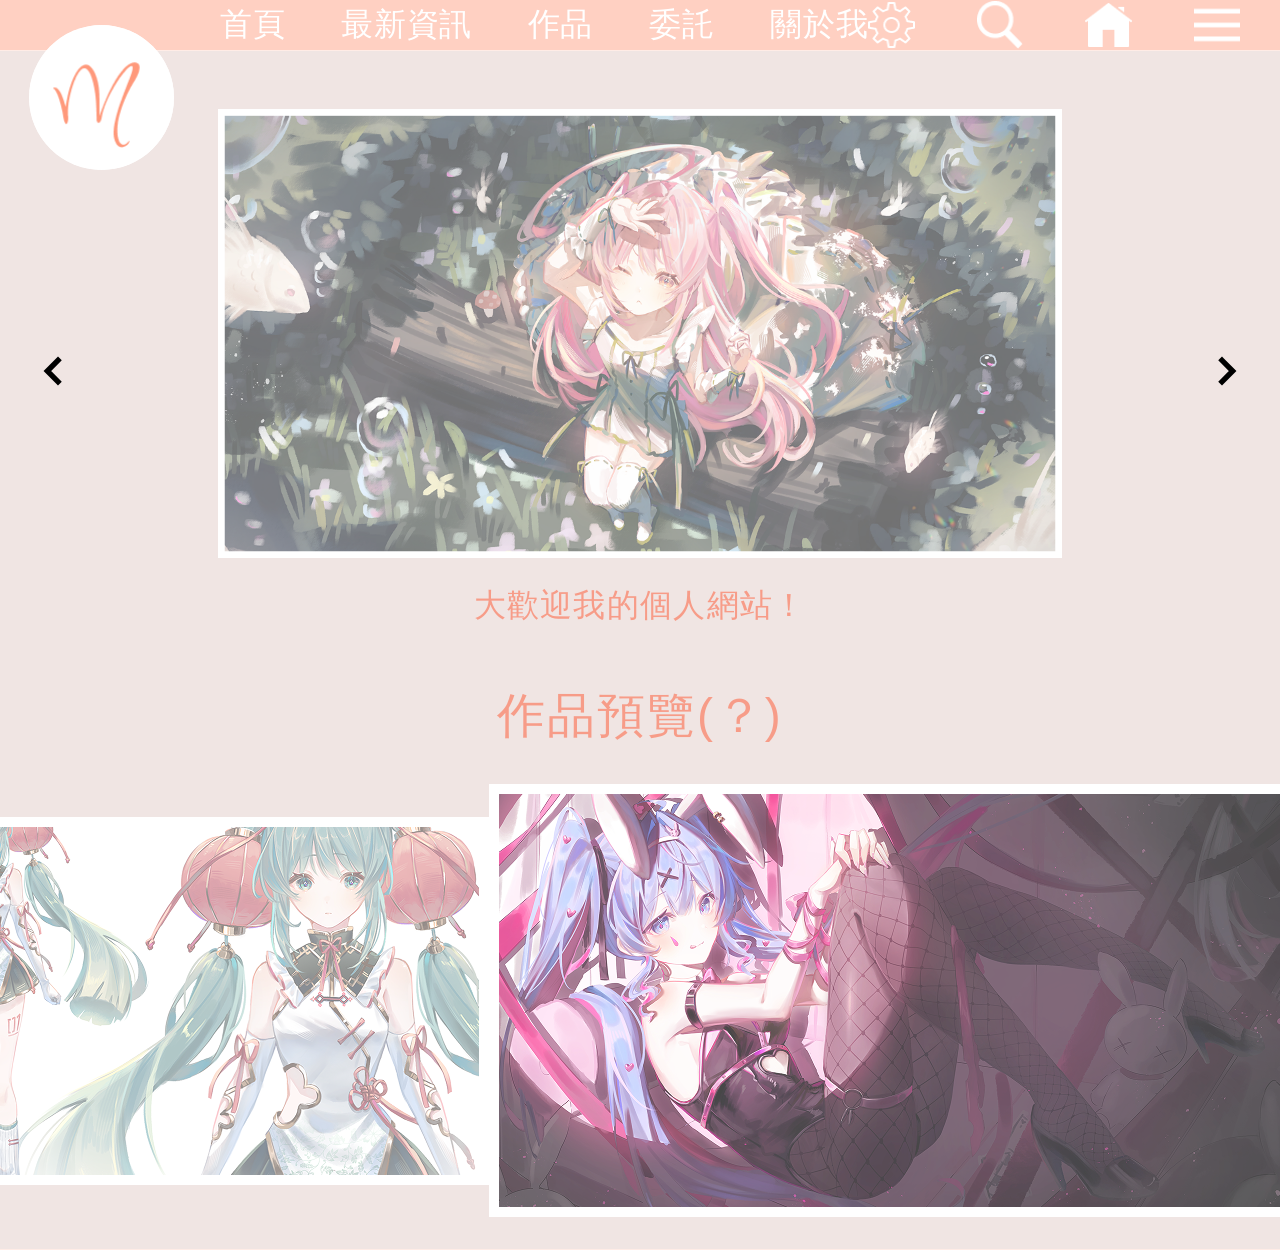
<file: index.html>
<!DOCTYPE html>
<html lang="zh-Hant">
<head>
  <meta charset="UTF-8">
  <meta name="viewport" content="width=device-width, initial-scale=1">
  <title>M 的個人網站</title>
  <link rel="stylesheet" href="style.css">
</head>
<body>

  <header class="site-header">
    <a class="logo" href="index.html" aria-label="回到首頁">
      <img src="img/logo.png" alt="M 標誌">
    </a>

    <nav class="main-nav" aria-label="主選單">
      <ul>
        <li><a href="index.html">首頁</a></li>
        <li><a href="news.html">最新資訊</a></li>
        <li><a href="works.html">作品</a></li>
        <li><a href="commission.html">委託</a></li>
        <li><a href="about.html">關於我</a></li>
      </ul>
    </nav>

    <ul class="tools">
      <li><a href="#" aria-label="設定"><img src="img/icon-settings.png" alt="設定"></a></li>
      <li><a href="#" aria-label="搜尋"><img src="img/icon-search.png" alt="搜尋"></a></li>
      <li><a href="index.html" aria-label="首頁"><img src="img/icon-home.png" alt="首頁"></a></li>
      <li><a href="#" aria-label="選單"><img src="img/icon-menu.png" alt="選單"></a></li>
    </ul>
  </header>

  <main>
    <div class="content home">

      <!-- 首頁橫幅 -->
      <section class="hero" aria-label="首頁橫幅">
        <button class="arrow arrow-prev" type="button" aria-label="上一張">
          <svg viewBox="0 0 24 24" aria-hidden="true"><path d="M15 4 7 12l8 8" /></svg>
        </button>

        <figure class="hero-frame">
          <img src="img/banner.png" alt="首頁橫幅插畫">
        </figure>
        <p class="hero-caption">大歡迎我的個人網站！</p>

        <button class="arrow arrow-next" type="button" aria-label="下一張">
          <svg viewBox="0 0 24 24" aria-hidden="true"><path d="m9 4 8 8-8 8" /></svg>
        </button>
      </section>
    </div>

    <!-- 作品預覽 -->
    <section class="works" aria-labelledby="works-title">
      <h2 id="works-title">作品預覽(？)</h2>
      <div class="works-track">
        <a class="work work-side" href="works.html"><img src="img/work-1.png" alt="作品 1"></a>
        <a class="work work-main" href="works.html"><img src="img/work-2.png" alt="作品 2"></a>
        <a class="work work-side" href="works.html"><img src="img/work-3.png" alt="作品 3"></a>
      </div>
    </section>
  </main>

  <footer class="site-footer">
  </footer>

</body>
</html>
</file>
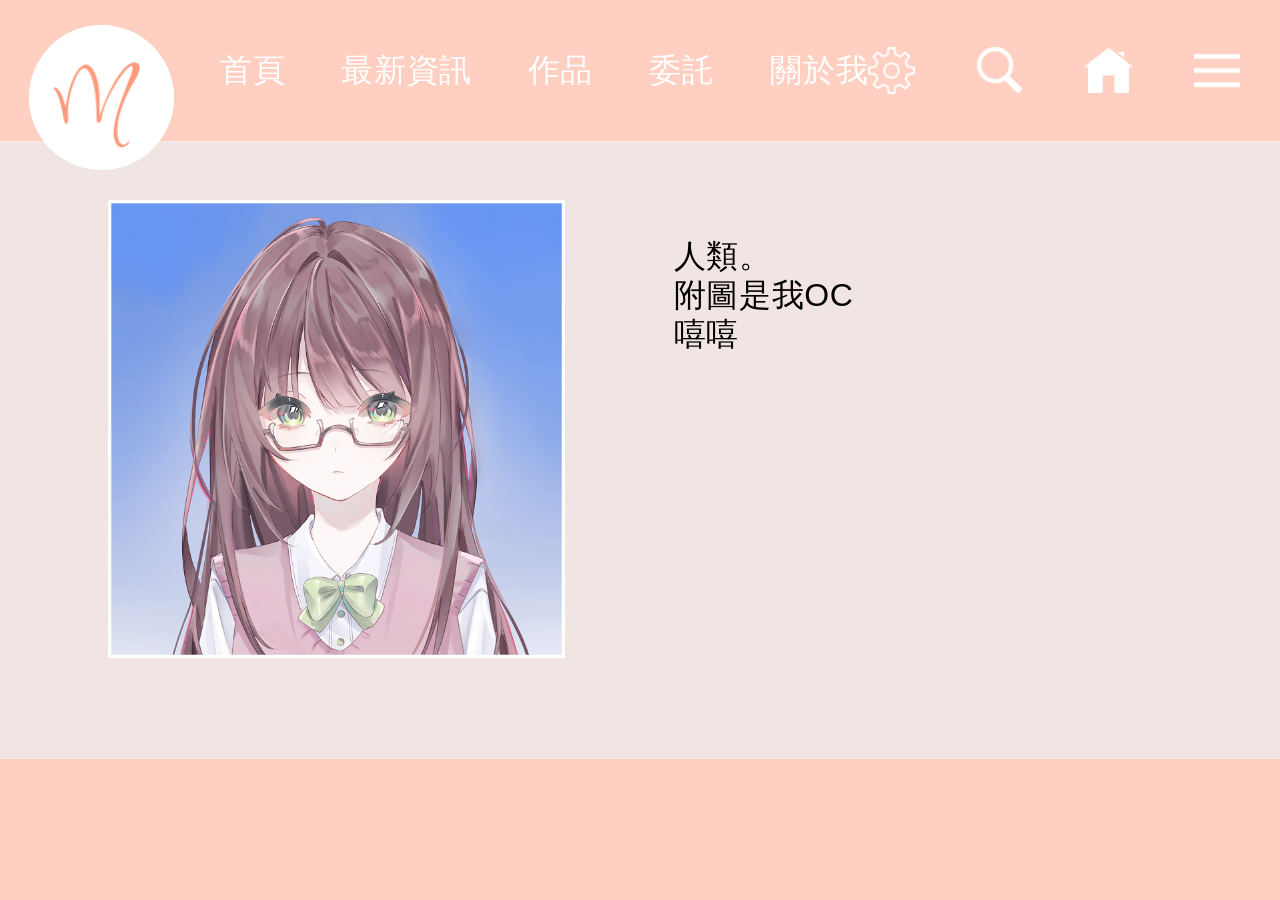
<file: about.html>
<!DOCTYPE html>
<html lang="zh-Hant">
<head>
  <meta charset="UTF-8">
  <meta name="viewport" content="width=device-width, initial-scale=1">
  <title>關於我｜M 的個人網站</title>
  <link rel="stylesheet" href="style.css">
</head>
<body>

  <header class="site-header">
    <a class="logo" href="index.html" aria-label="回到首頁">
      <img src="img/logo.png" alt="M 標誌">
    </a>

    <nav class="main-nav" aria-label="主選單">
      <ul>
        <li><a href="index.html">首頁</a></li>
        <li><a href="news.html">最新資訊</a></li>
        <li><a href="works.html">作品</a></li>
        <li><a href="commission.html">委託</a></li>
        <li><a href="about.html" aria-current="page">關於我</a></li>
      </ul>
    </nav>

    <ul class="tools">
      <li><a href="#" aria-label="設定"><img src="img/icon-settings.png" alt="設定"></a></li>
      <li><a href="#" aria-label="搜尋"><img src="img/icon-search.png" alt="搜尋"></a></li>
      <li><a href="index.html" aria-label="首頁"><img src="img/icon-home.png" alt="首頁"></a></li>
      <li><a href="#" aria-label="選單"><img src="img/icon-menu.png" alt="選單"></a></li>
    </ul>
  </header>

  <main class="page-about">
    <section class="about" aria-label="關於我">
      <figure class="about-photo">
        <img src="img/Frame_3__1_.png" alt="作者的原創角色 OC">
      </figure>

      <div class="about-text">
        <p>人類。<br>附圖是我OC<br>嘻嘻</p>
      </div>
    </section>
  </main>

  <footer class="site-footer">
  </footer>

</body>
</html>
</file>
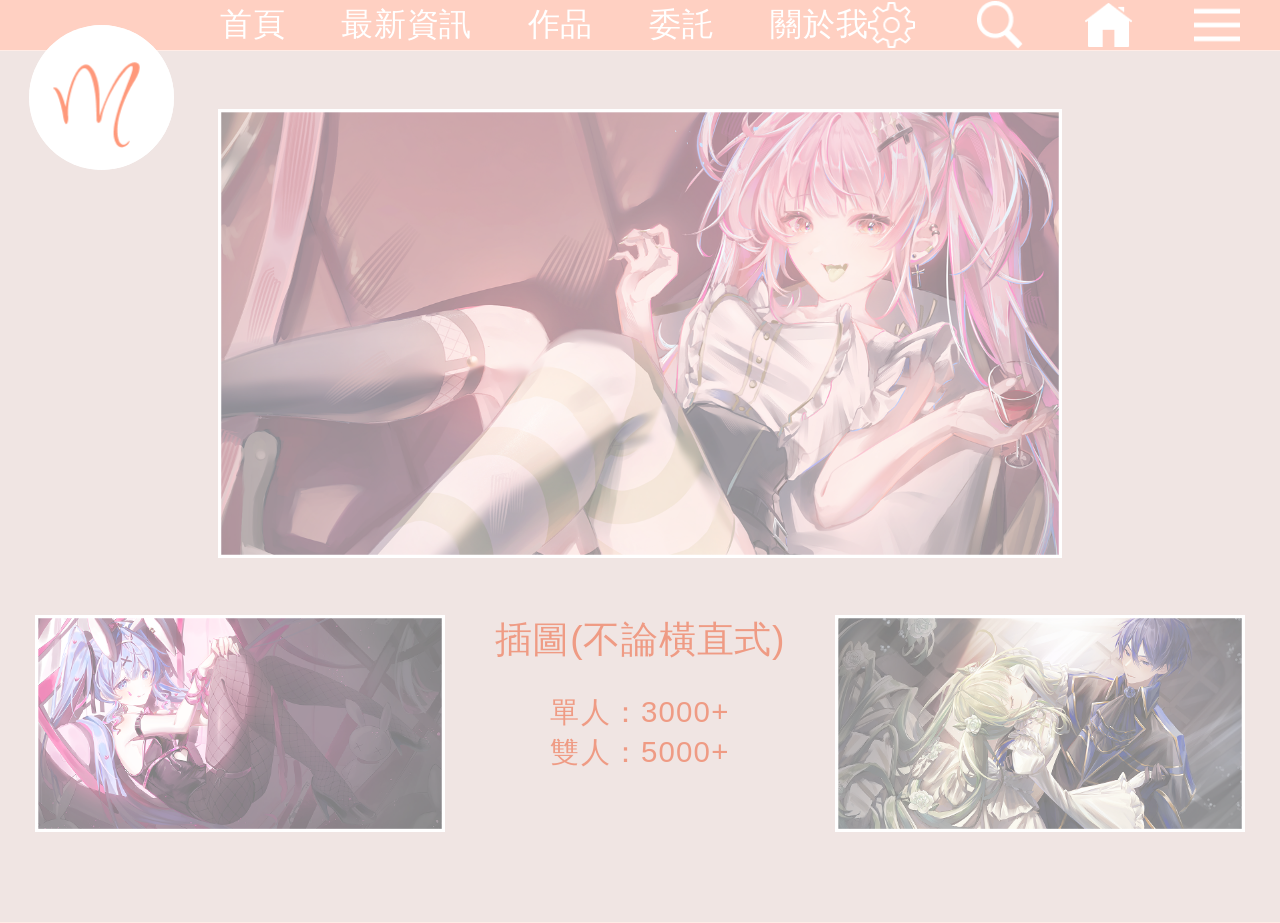
<file: commission.html>
<!DOCTYPE html>
<html lang="zh-Hant">
<head>
  <meta charset="UTF-8">
  <meta name="viewport" content="width=device-width, initial-scale=1">
  <title>委託｜M 的個人網站</title>
  <link rel="stylesheet" href="style.css">
</head>
<body>

  <header class="site-header">
    <a class="logo" href="index.html" aria-label="回到首頁">
      <img src="img/logo.png" alt="M 標誌">
    </a>

    <nav class="main-nav" aria-label="主選單">
      <ul>
        <li><a href="index.html">首頁</a></li>
        <li><a href="news.html">最新資訊</a></li>
        <li><a href="works.html">作品</a></li>
        <li><a href="commission.html" aria-current="page">委託</a></li>
        <li><a href="about.html">關於我</a></li>
      </ul>
    </nav>

    <ul class="tools">
      <li><a href="#" aria-label="設定"><img src="img/icon-settings.png" alt="設定"></a></li>
      <li><a href="#" aria-label="搜尋"><img src="img/icon-search.png" alt="搜尋"></a></li>
      <li><a href="index.html" aria-label="首頁"><img src="img/icon-home.png" alt="首頁"></a></li>
      <li><a href="#" aria-label="選單"><img src="img/icon-menu.png" alt="選單"></a></li>
    </ul>
  </header>

  <main class="page-commission">
    <div class="content commission-hero">
      <figure class="commission-banner">
        <img src="img/Frame_3_022531.png" alt="委託頁橫幅插畫">
      </figure>
    </div>

    <section class="commission" aria-labelledby="commission-title">
      <img class="commission-img" src="img/Frame_14_1.png" alt="插圖範例 1">

      <div class="commission-info">
        <h1 id="commission-title">插圖(不論橫直式)</h1>
        <ul class="price-list">
          <li>單人：3000+</li>
          <li>雙人：5000+</li>
        </ul>
      </div>

      <img class="commission-img" src="img/Frame_11_1.png" alt="插圖範例 2">
    </section>
  </main>

  <footer class="site-footer">
  </footer>

</body>
</html>
</file>
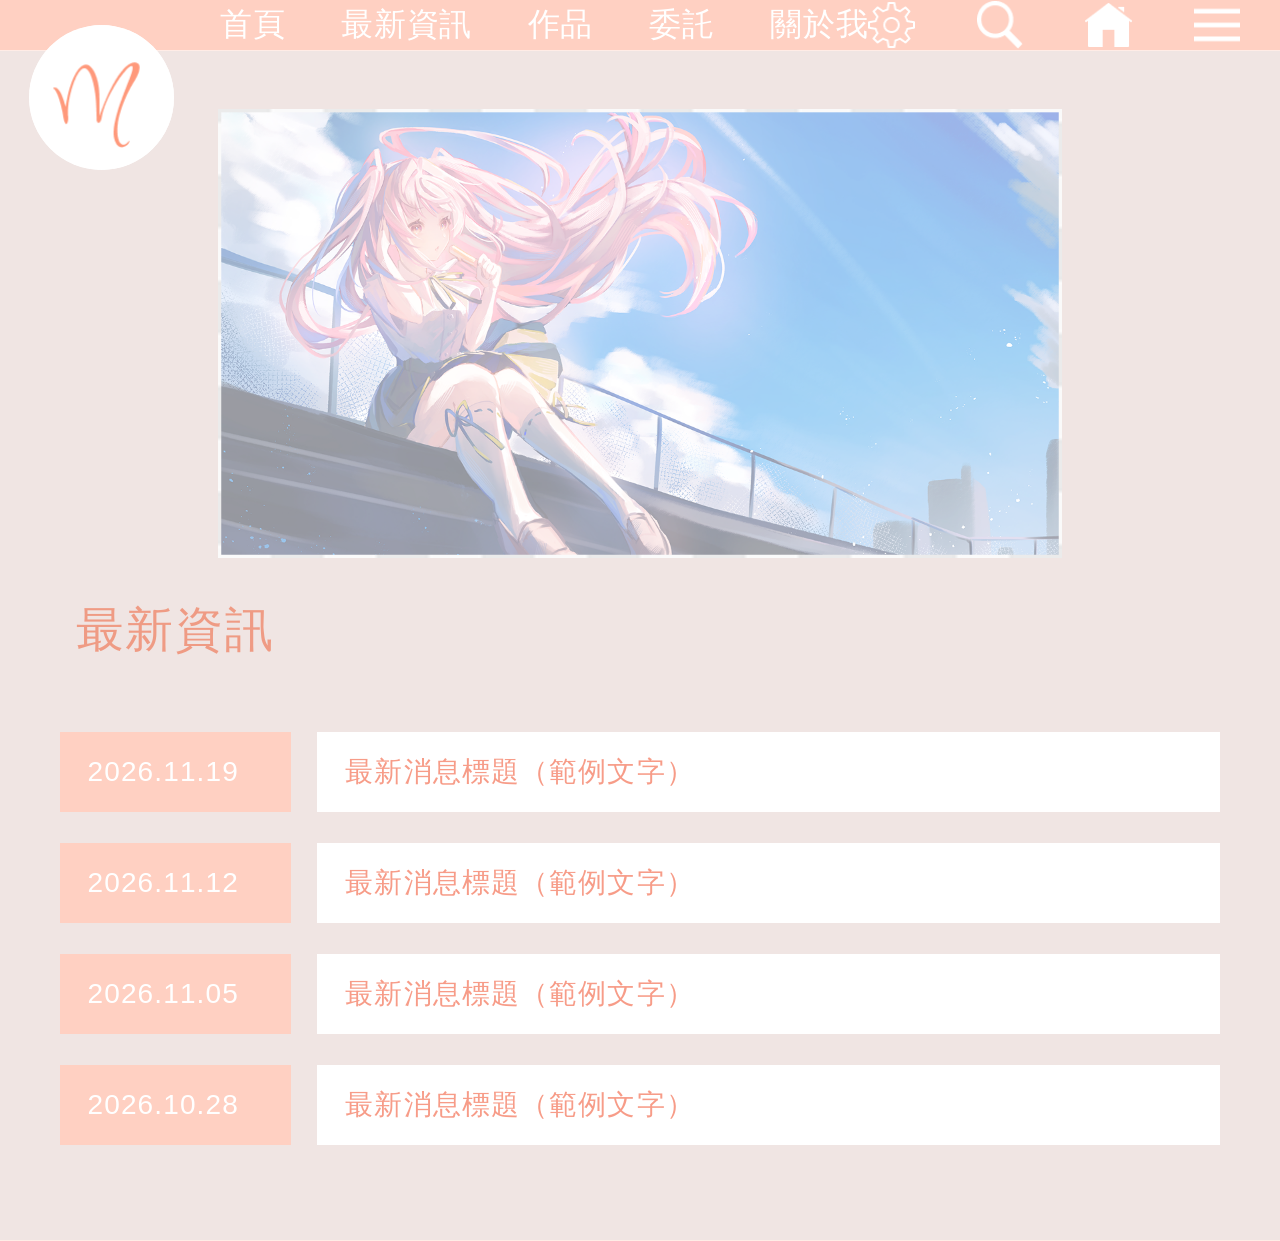
<file: news.html>
<!DOCTYPE html>
<html lang="zh-Hant">
<head>
  <meta charset="UTF-8">
  <meta name="viewport" content="width=device-width, initial-scale=1">
  <title>最新資訊｜M 的個人網站</title>
  <link rel="stylesheet" href="style.css">
</head>
<body>

  <header class="site-header">
    <a class="logo" href="index.html" aria-label="回到首頁">
      <img src="img/logo.png" alt="M 標誌">
    </a>

    <nav class="main-nav" aria-label="主選單">
      <ul>
        <li><a href="index.html">首頁</a></li>
        <li><a href="news.html" aria-current="page">最新資訊</a></li>
        <li><a href="works.html">作品</a></li>
        <li><a href="commission.html">委託</a></li>
        <li><a href="about.html">關於我</a></li>
      </ul>
    </nav>

    <ul class="tools">
      <li><a href="#" aria-label="設定"><img src="img/icon-settings.png" alt="設定"></a></li>
      <li><a href="#" aria-label="搜尋"><img src="img/icon-search.png" alt="搜尋"></a></li>
      <li><a href="index.html" aria-label="首頁"><img src="img/icon-home.png" alt="首頁"></a></li>
      <li><a href="#" aria-label="選單"><img src="img/icon-menu.png" alt="選單"></a></li>
    </ul>
  </header>

  <main class="page-news">
    <div class="content news-hero">
      <figure class="news-banner">
        <img src="img/Frame_3.png" alt="最新資訊橫幅插畫">
      </figure>
    </div>

    <section class="news" aria-labelledby="news-title">
      <h1 id="news-title">最新資訊</h1>
      <ul class="news-list">
        <li>
          <a class="news-item" href="#">
            <time class="news-date" datetime="2026-11-19">2026.11.19</time>
            <span class="news-title">最新消息標題（範例文字）</span>
          </a>
        </li>
        <li>
          <a class="news-item" href="#">
            <time class="news-date" datetime="2026-11-12">2026.11.12</time>
            <span class="news-title">最新消息標題（範例文字）</span>
          </a>
        </li>
        <li>
          <a class="news-item" href="#">
            <time class="news-date" datetime="2026-11-05">2026.11.05</time>
            <span class="news-title">最新消息標題（範例文字）</span>
          </a>
        </li>
        <li>
          <a class="news-item" href="#">
            <time class="news-date" datetime="2026-10-28">2026.10.28</time>
            <span class="news-title">最新消息標題（範例文字）</span>
          </a>
        </li>
      </ul>
    </section>
  </main>

  <footer class="site-footer">
  </footer>

</body>
</html>
</file>
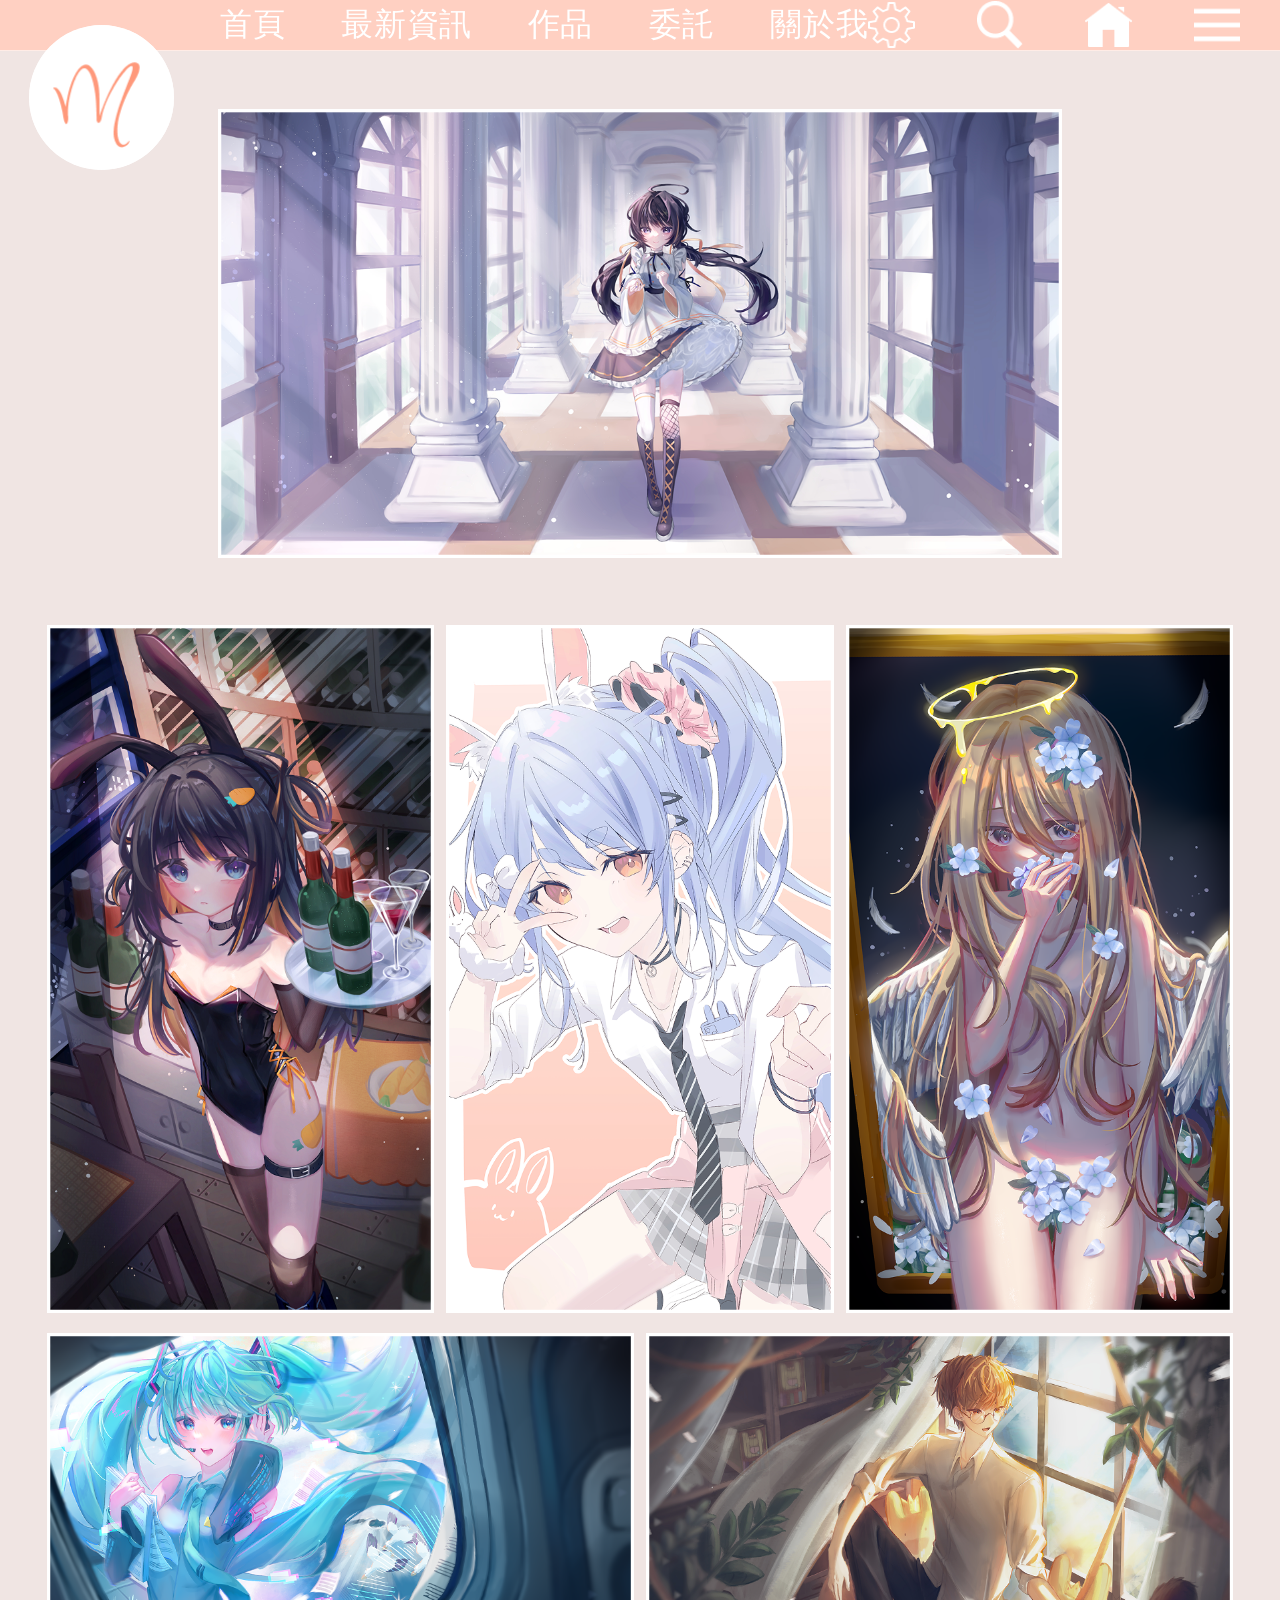
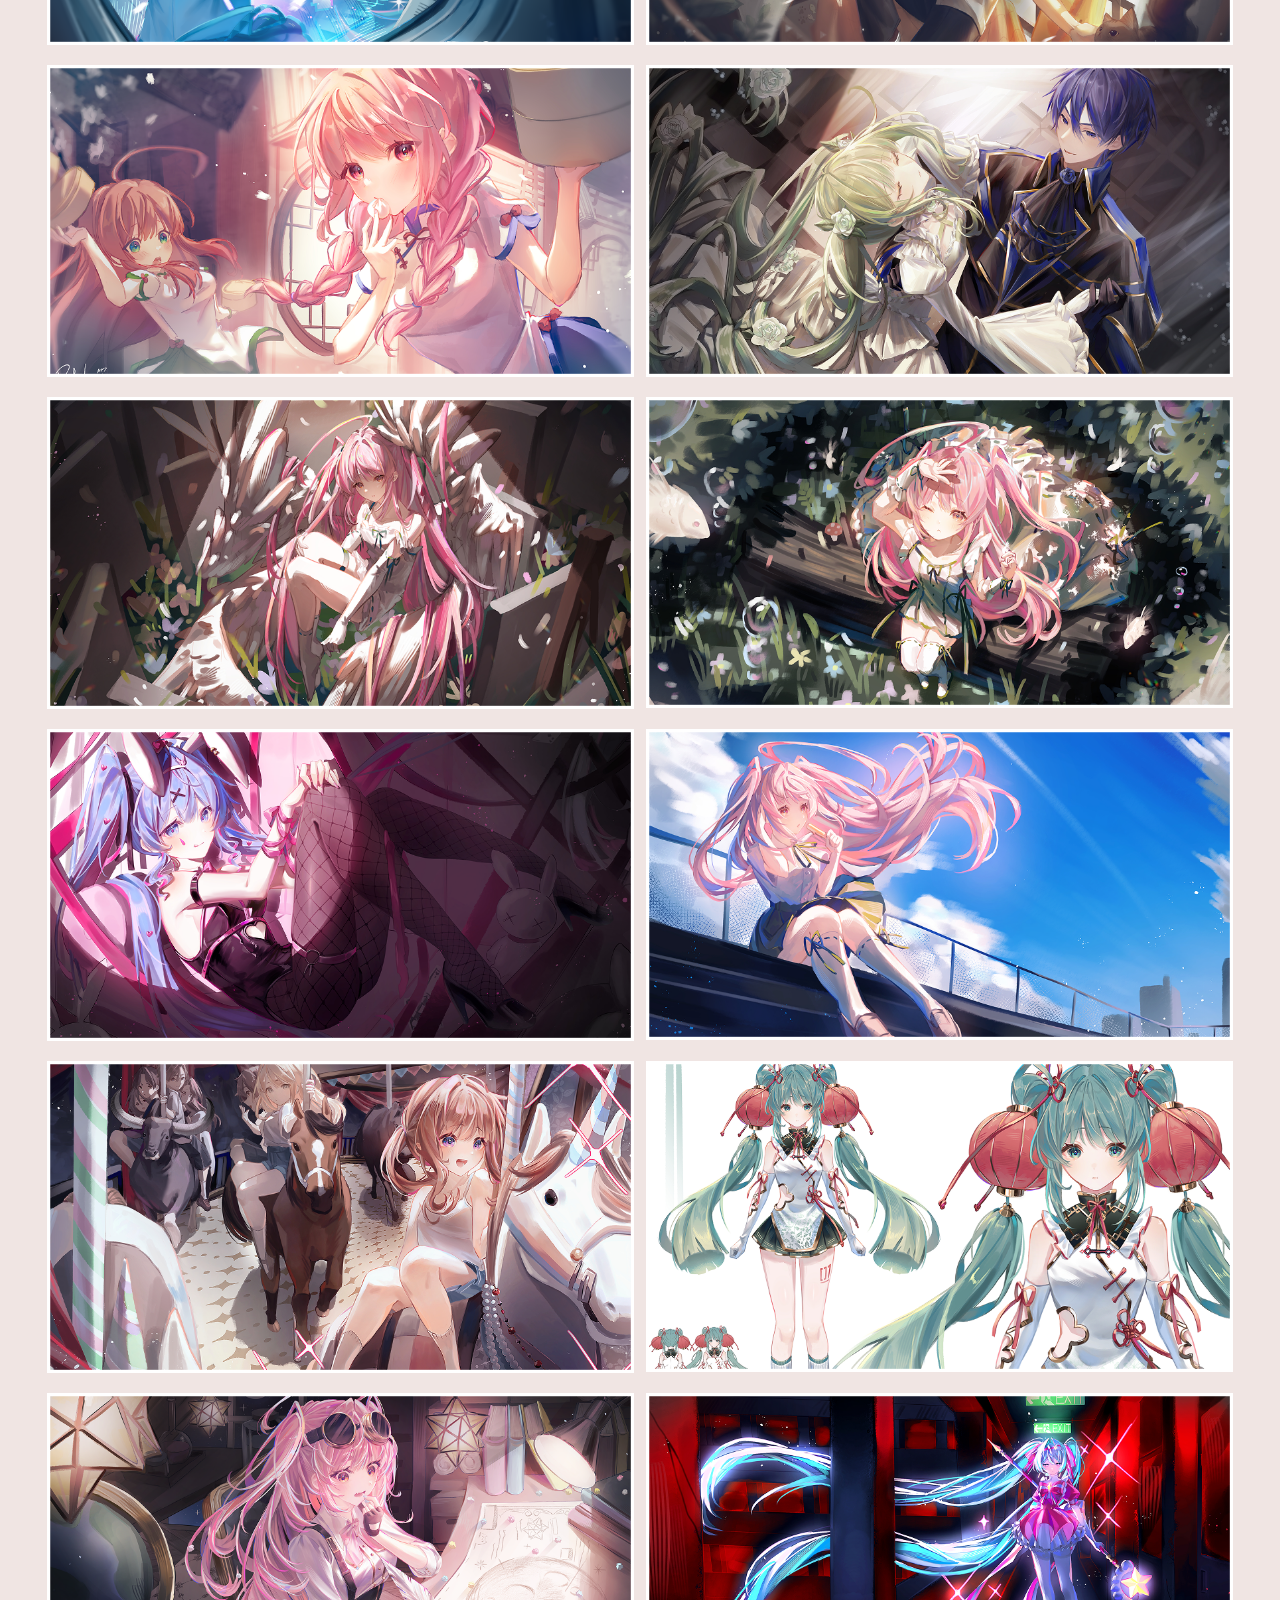
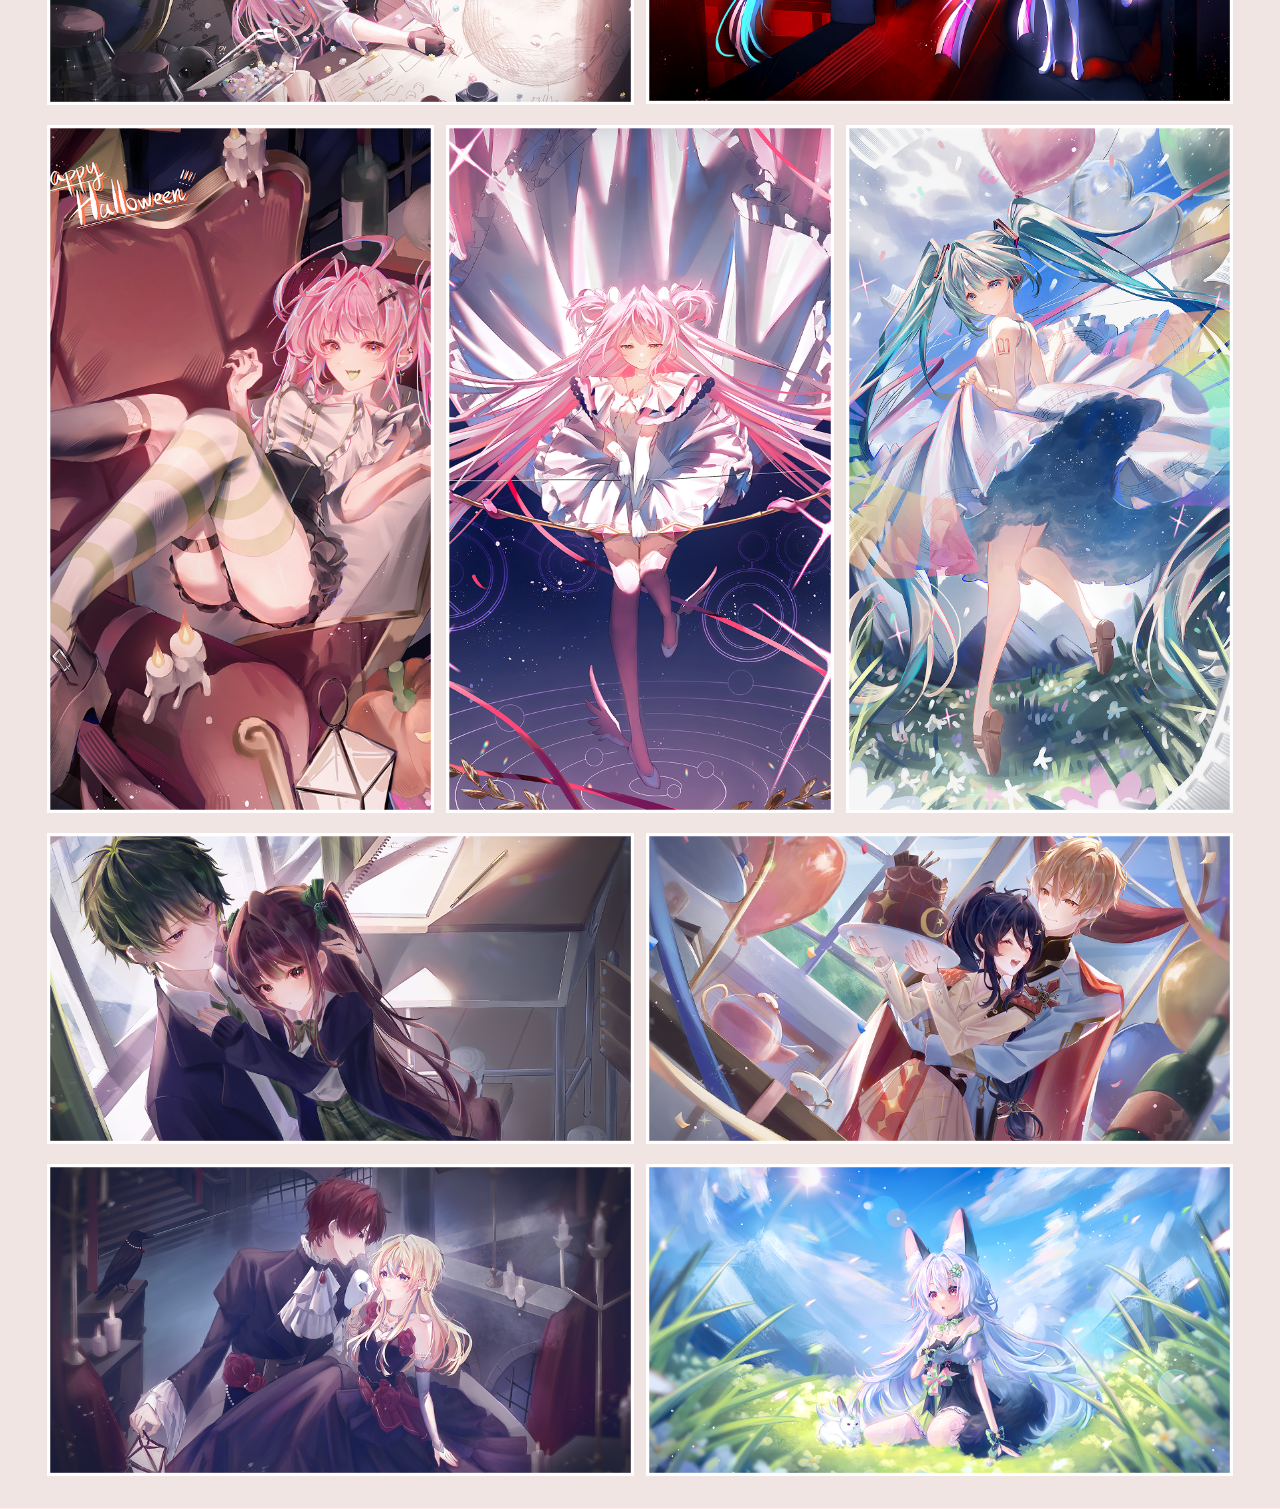
<file: works.html>
<!DOCTYPE html>
<html lang="zh-Hant">
<head>
  <meta charset="UTF-8">
  <meta name="viewport" content="width=device-width, initial-scale=1">
  <title>作品｜M 的個人網站</title>
  <link rel="stylesheet" href="style.css">
</head>
<body>

  <header class="site-header">
    <a class="logo" href="index.html" aria-label="回到首頁">
      <img src="img/logo.png" alt="M 標誌">
    </a>

    <nav class="main-nav" aria-label="主選單">
      <ul>
        <li><a href="index.html">首頁</a></li>
        <li><a href="news.html">最新資訊</a></li>
        <li><a href="works.html" aria-current="page">作品</a></li>
        <li><a href="commission.html">委託</a></li>
        <li><a href="about.html">關於我</a></li>
      </ul>
    </nav>

    <ul class="tools">
      <li><a href="#" aria-label="設定"><img src="img/icon-settings.png" alt="設定"></a></li>
      <li><a href="#" aria-label="搜尋"><img src="img/icon-search.png" alt="搜尋"></a></li>
      <li><a href="index.html" aria-label="首頁"><img src="img/icon-home.png" alt="首頁"></a></li>
      <li><a href="#" aria-label="選單"><img src="img/icon-menu.png" alt="選單"></a></li>
    </ul>
  </header>

  <main class="page-works">
    <div class="content works-hero">
      <figure class="works-banner">
        <img src="img/Frame_3_1.png" alt="作品頁橫幅插畫">
      </figure>
    </div>

    <section class="gallery" aria-label="作品列表">
      <div class="gallery-row cols-3">
        <img src="img/Rectangle_15.png" alt="作品 1" loading="lazy">
        <img src="img/Rectangle_16.png" alt="作品 2" loading="lazy">
        <img src="img/Rectangle_17.png" alt="作品 3" loading="lazy">
      </div>
      <div class="gallery-row cols-2">
        <img src="img/Frame_8.png" alt="作品 4" loading="lazy">
        <img src="img/Frame_9.png" alt="作品 5" loading="lazy">
      </div>
      <div class="gallery-row cols-2">
        <img src="img/Frame_10.png" alt="作品 6" loading="lazy">
        <img src="img/Frame_11.png" alt="作品 7" loading="lazy">
      </div>
      <div class="gallery-row cols-2">
        <img src="img/Frame_12.png" alt="作品 8" loading="lazy">
        <img src="img/Frame_13.png" alt="作品 9" loading="lazy">
      </div>
      <div class="gallery-row cols-2">
        <img src="img/Frame_14.png" alt="作品 10" loading="lazy">
        <img src="img/Frame_15.png" alt="作品 11" loading="lazy">
      </div>
      <div class="gallery-row cols-2">
        <img src="img/Frame_16.png" alt="作品 12" loading="lazy">
        <img src="img/Frame_17.png" alt="作品 13" loading="lazy">
      </div>
      <div class="gallery-row cols-2">
        <img src="img/Frame_18.png" alt="作品 14" loading="lazy">
        <img src="img/Frame_19.png" alt="作品 15" loading="lazy">
      </div>
      <div class="gallery-row cols-3">
        <img src="img/Rectangle_18.png" alt="作品 16" loading="lazy">
        <img src="img/Rectangle_19.png" alt="作品 17" loading="lazy">
        <img src="img/Rectangle_20.png" alt="作品 18" loading="lazy">
      </div>
      <div class="gallery-row cols-2">
        <img src="img/Frame_20.png" alt="作品 19" loading="lazy">
        <img src="img/Frame_21.png" alt="作品 20" loading="lazy">
      </div>
      <div class="gallery-row cols-2">
        <img src="img/Frame_22.png" alt="作品 21" loading="lazy">
        <img src="img/Frame_23.png" alt="作品 22" loading="lazy">
      </div>
    </section>
  </main>

  <footer class="site-footer">
  </footer>

</body>
</html>
</file>
<file: style.css>
/* ===== 基本設定 ===== */
:root {
  --peach: #ffd0c2;      /* header / footer 底色 */
  --blush: #f0e5e3;      /* main 底色 */
  --white: #ffffff;
  --bar-h: 142px;        /* header / footer 高度 */
}

* { box-sizing: border-box; margin: 0; padding: 0; }

html, body { height: 100%; }

body {
  display: flex;
  flex-direction: column;
  min-height: 100vh;
  font-family: "Noto Sans TC", "PingFang TC", "Microsoft JhengHei", sans-serif;
  color: var(--white);
  background: var(--blush);
}

ul { list-style: none; }
a  { color: inherit; text-decoration: none; }
img { display: block; max-width: 100%; }

/* ===== header ===== */
.site-header {
  position: relative;
  z-index: 10;
  display: flex;
  align-items: center;
  height: var(--bar-h);
  padding: 0 40px 0 220px;           /* 左側留給 logo */
  background: var(--peach);
  border-bottom: 1px solid rgba(255, 255, 255, .6);
}

.logo {
  position: absolute;
  top: 25px;
  left: 29px;
  width: 145px;
  height: 145px;
  border-radius: 50%;
  background: var(--white);
  display: grid;
  place-items: center;
  overflow: hidden;
}
.logo img { width: 100%; height: 100%; object-fit: cover; }

/* ===== nav ===== */
.main-nav ul { display: flex; align-items: center; }
.main-nav li + li { margin-left: 56px; }
.main-nav a {
  font-size: 32px;
  letter-spacing: .02em;
  white-space: nowrap;
}
.main-nav a:hover,
.main-nav a:focus-visible { opacity: .75; }

/* header 右側圖示 */
.tools {
  display: flex;
  align-items: center;
  gap: 62px;
  margin-left: auto;
}
.tools img { width: 50px; height: 50px; object-fit: contain; }
.tools a:hover,
.tools a:focus-visible { opacity: .75; }

/* ===== main ===== */
main {
  flex: 1;
  padding: 58px 20px;
  background: var(--blush);
}

/* 內容範圍：僅定義尺寸與置中，不顯示框線 */
.content {
  width: 66%;
  max-width: 1266px;
  min-height: 672px;
  margin: 0 auto;
}

/* ===== footer ===== */
.site-footer {
  height: var(--bar-h);
  background: var(--peach);
  border-top: 1px solid rgba(255, 255, 255, .6);
}

/* ===== 響應式 ===== */
@media (max-width: 1200px) {
  .site-header { padding-left: 200px; }
  .main-nav li + li { margin-left: 28px; }
  .main-nav a { font-size: 24px; }
  .tools { gap: 28px; }
  .tools img { width: 40px; height: 40px; }
  .content { width: 90%; }
}

@media (max-width: 768px) {
  :root { --bar-h: 100px; }
  .site-header { padding: 0 16px 0 130px; }
  .logo { width: 100px; height: 100px; top: 16px; left: 16px; }
  .main-nav { display: none; }          /* 手機改用選單圖示 */
  .tools { gap: 18px; }
  .tools img { width: 32px; height: 32px; }
  .content { width: 100%; }
}

/* ===== 首頁 ===== */
:root { --salmon: #f79c88; }

main { padding: 58px 0 32px; color: var(--salmon); }
.content.home { min-height: 0; }       /* 首頁內容高度由內容決定 */

/* 橫幅 */
.hero { position: relative; text-align: center; }

/* 圖片本身已含白色外框，不另外加 border */
.hero-frame img { width: 100%; height: auto; }

.hero-caption {
  margin-top: 26px;
  font-size: 32px;
  letter-spacing: .04em;
}

/* 左右箭頭（位於內容範圍外側） */
.arrow {
  position: absolute;
  top: 45%;
  width: 56px;
  height: 56px;
  display: grid;
  place-items: center;
  border: 0;
  background: none;
  color: #000;
  cursor: pointer;
}
.arrow svg {
  width: 32px;
  height: 32px;
  fill: none;
  stroke: currentColor;
  stroke-width: 4;
  stroke-linecap: square;
}
.arrow-prev { left: calc(-1 * (100vw - 100%) / 2 + 2vw); }
.arrow-next { right: calc(-1 * (100vw - 100%) / 2 + 2vw); }
.arrow:hover,
.arrow:focus-visible { opacity: .6; }

/* 作品預覽 */
.works { margin-top: 56px; overflow: hidden; text-align: center; }

.works h2 {
  font-size: 48px;
  font-weight: 400;
  letter-spacing: .04em;
}

/* 左右兩張貼齊視窗邊緣，中間置中（圖片已含白框） */
.works-track {
  display: flex;
  align-items: center;
  justify-content: space-between;
  margin-top: 36px;
}

.work { flex: none; display: block; }
.work img { width: 100%; height: auto; }
.work-1 { width: 25.47vw; }   /* 489px / 1920 */
.work-2 { width: 41.88vw; }   /* 804px / 1920 */
.work-3 { width: 23.54vw; }   /* 452px / 1920 */

.work:hover,
.work:focus-visible { opacity: .9; }

/* ===== 首頁響應式 ===== */
@media (max-width: 1200px) {
  .hero-caption { font-size: 24px; }
  .works h2 { font-size: 36px; }
}

@media (max-width: 768px) {
  main { padding-top: 28px; }
  .hero-caption { font-size: 18px; margin-top: 16px; }
  .arrow { width: 40px; height: 40px; }
  .arrow svg { width: 22px; height: 22px; }
  .arrow-prev { left: 4px; }
  .arrow-next { right: 4px; }
  .works { margin-top: 32px; }
  .works h2 { font-size: 26px; }
  .works-track { margin-top: 20px; }
}

/* ===== 最新資訊頁（news.html） ===== */
.page-news { padding-bottom: 95px; }
.content.news-hero { min-height: 0; }

/* 圖片本身已含框線，不另外加 border */
.news-banner img { width: 100%; height: auto; }

.news { width: 90.7%; margin: 0 auto; }

.news h1 {
  margin: 40px 0 70px 16px;
  font-size: 48px;
  font-weight: 400;
  letter-spacing: .04em;
  color: #ef9b84;
}

.news-list { display: grid; gap: 31px; }

/* 左：日期（橘底）／右：標題（白底） */
.news-item {
  display: grid;
  grid-template-columns: 347fr 1352fr;
  column-gap: 2.24%;
  height: 80px;
}
.news-date,
.news-title {
  display: flex;
  align-items: center;
  padding: 0 28px;
  font-size: 28px;
  letter-spacing: .04em;
}
.news-date  { background: var(--peach); color: var(--white); }
.news-title { background: var(--white); color: var(--salmon); }

.news-item:hover .news-title,
.news-item:focus-visible .news-title { background: #fff7f5; }

@media (max-width: 1200px) {
  .news h1 { font-size: 36px; margin: 28px 0 40px 8px; }
  .news-date, .news-title { font-size: 20px; padding: 0 16px; }
  .news-item { height: 64px; }
}

@media (max-width: 768px) {
  .page-news { padding-bottom: 48px; }
  .news { width: 92%; }
  .news h1 { font-size: 26px; margin: 20px 0 24px 0; }
  .news-list { gap: 12px; }
  .news-item { grid-template-columns: 34fr 66fr; column-gap: 8px; height: 52px; }
  .news-date, .news-title { font-size: 14px; padding: 0 10px; letter-spacing: 0; }
}

/* ===== 作品頁（works.html） ===== */
.content.works-hero { min-height: 0; }

/* 圖片本身已含白框，不另外加 border */
.works-banner img { width: 100%; height: auto; }

.gallery {
  display: grid;
  gap: 20px;
  width: 92.6%;
  max-width: 1778px;
  margin: 67px auto 0;
}

.gallery-row { display: grid; gap: 12px; }
.gallery-row.cols-3 { grid-template-columns: repeat(3, 1fr); }   /* 直式 3 張 */
.gallery-row.cols-2 { grid-template-columns: repeat(2, 1fr); }   /* 橫式 2 張 */

.gallery-row img { width: 100%; height: auto; }

@media (max-width: 768px) {
  .gallery { width: 94%; margin-top: 32px; gap: 10px; }
  .gallery-row { gap: 8px; }
}

@media (max-width: 520px) {
  .gallery-row.cols-2 { grid-template-columns: 1fr; }
}

/* ===== 委託頁（commission.html） ===== */
.page-commission { padding-bottom: 90px; }
.content.commission-hero { min-height: 0; }

/* 圖片本身已含白框，不另外加 border */
.commission-banner img { width: 100%; height: auto; }

/* 左圖｜中間文字｜右圖 */
.commission {
  display: grid;
  grid-template-columns: 614fr 586fr 614fr;
  align-items: start;
  width: 94.5%;
  max-width: 1814px;
  margin: 57px auto 0;
}
.commission-img { width: 100%; height: auto; }

.commission-info { text-align: center; color: #ef9b84; }
.commission-info h1 {
  font-size: clamp(22px, 2.92vw, 56px);
  font-weight: 400;
  letter-spacing: .02em;
  line-height: 1.3;
}
.price-list {
  margin-top: 2.2vw;
  font-size: clamp(18px, 2.3vw, 44px);
  line-height: 1.35;
  letter-spacing: .04em;
}

@media (max-width: 768px) {
  .page-commission { padding-bottom: 48px; }
  .commission {
    grid-template-columns: 1fr;
    gap: 16px;
    width: 92%;
    margin-top: 28px;
  }
  .commission-info { order: -1; margin-bottom: 8px; }
  .commission-info h1 { font-size: 26px; }
  .price-list { margin-top: 12px; font-size: 20px; }
}

/* ===== 關於我頁（about.html） ===== */
.page-about { padding-bottom: 90px; }

/* 左圖｜右文字 */
.about {
  display: flex;
  align-items: flex-start;
  gap: 8.5vw;
  padding-left: 8.44vw;
}

/* 圖片本身已含白框，不另外加 border */
.about-photo { flex: none; width: 35.7vw; max-width: 685px; }
.about-photo img { width: 100%; height: auto; }

.about-text {
  padding-top: 2.9vw;
  color: #000;
  font-size: clamp(22px, 2.5vw, 48px);
  line-height: 1.22;
  letter-spacing: .02em;
}

@media (max-width: 768px) {
  .page-about { padding-bottom: 48px; }
  .about { flex-direction: column; align-items: center; gap: 20px; padding: 0 16px; }
  .about-photo { width: 100%; max-width: 420px; }
  .about-text { padding-top: 0; font-size: 22px; text-align: center; }
}
</file>
